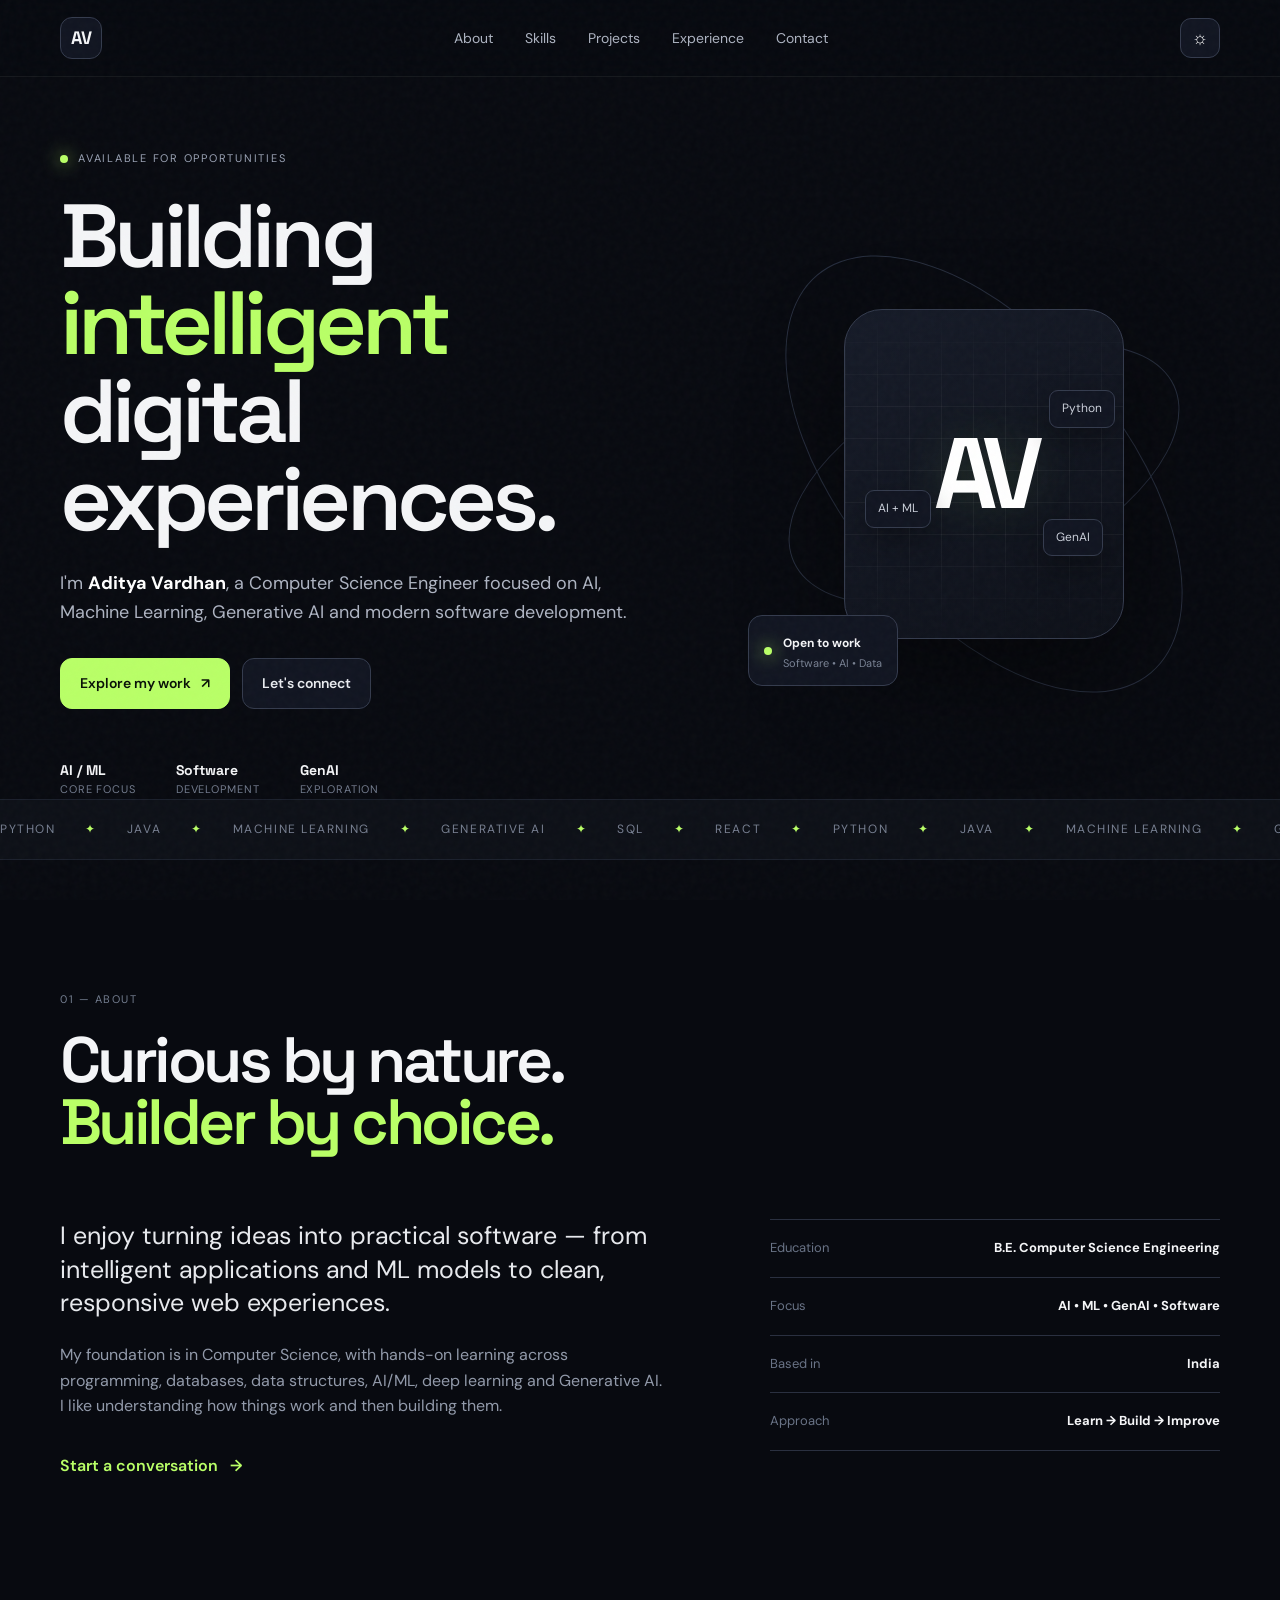
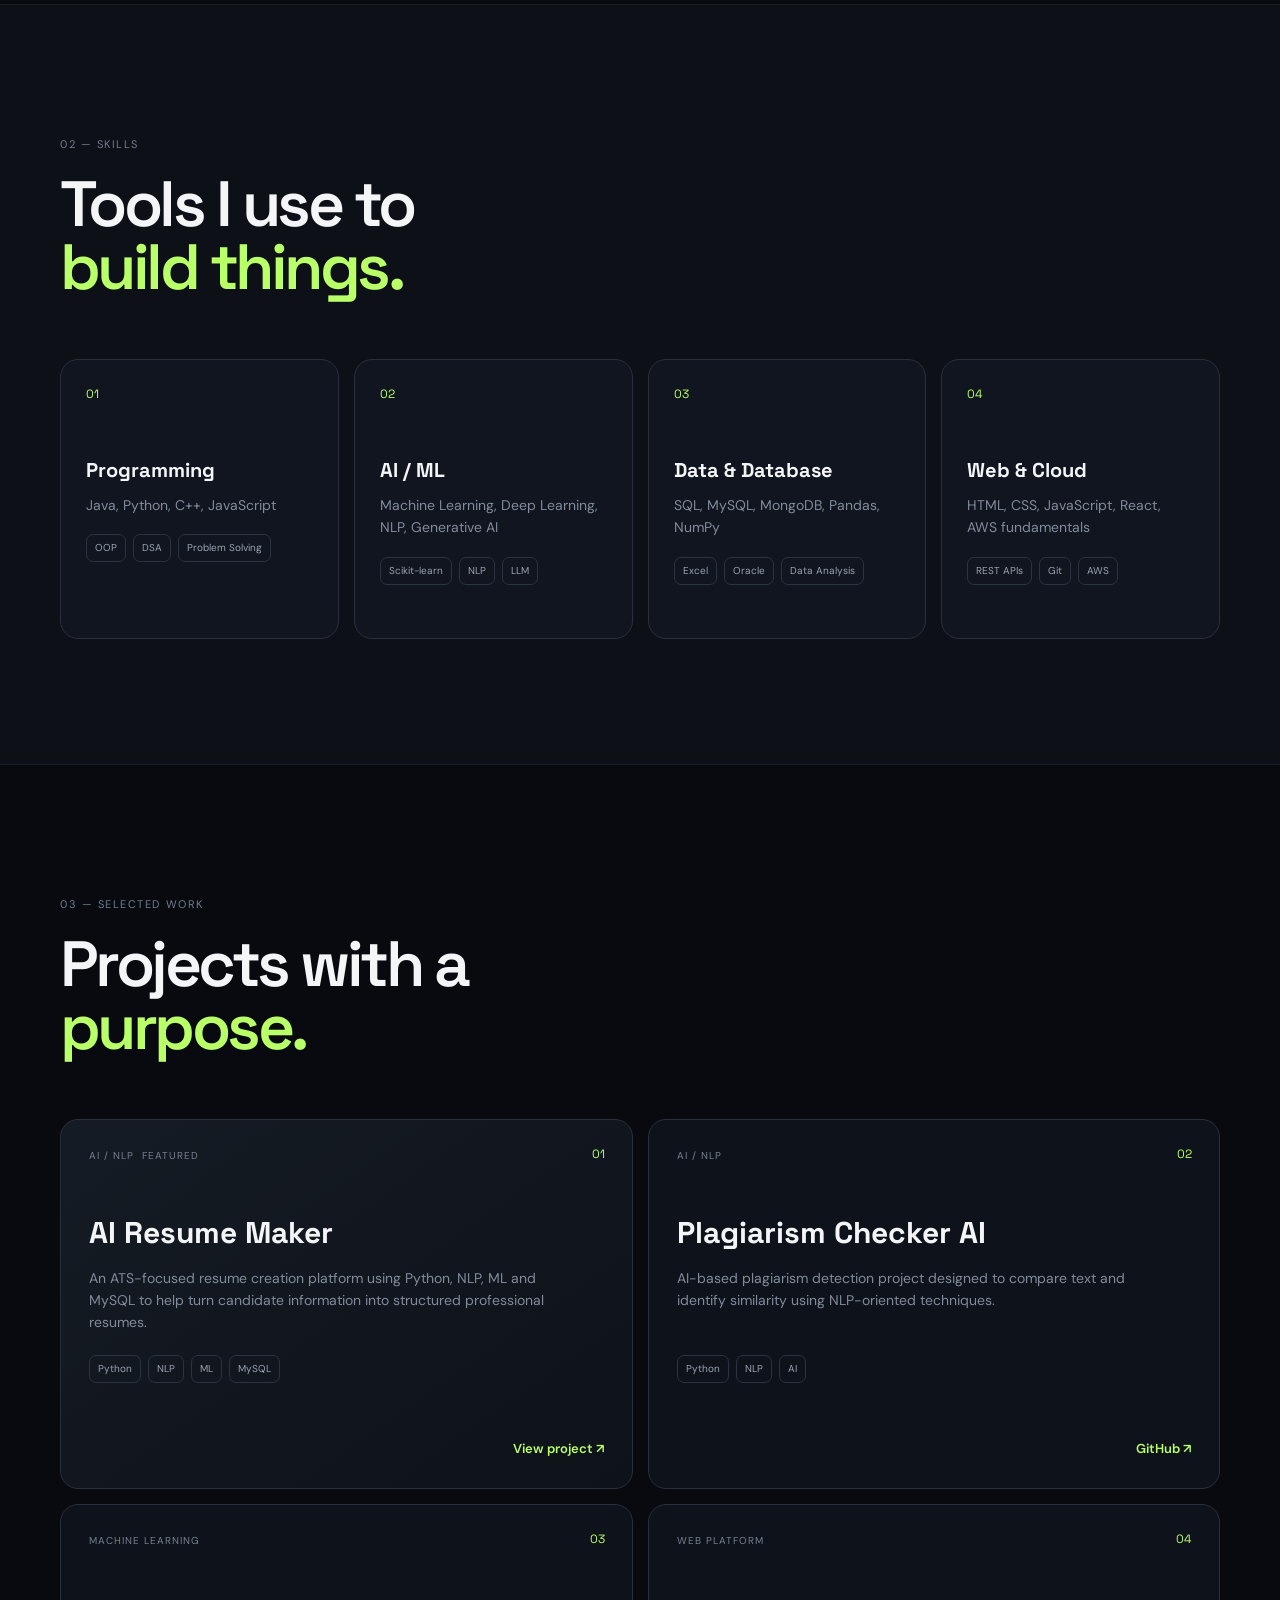
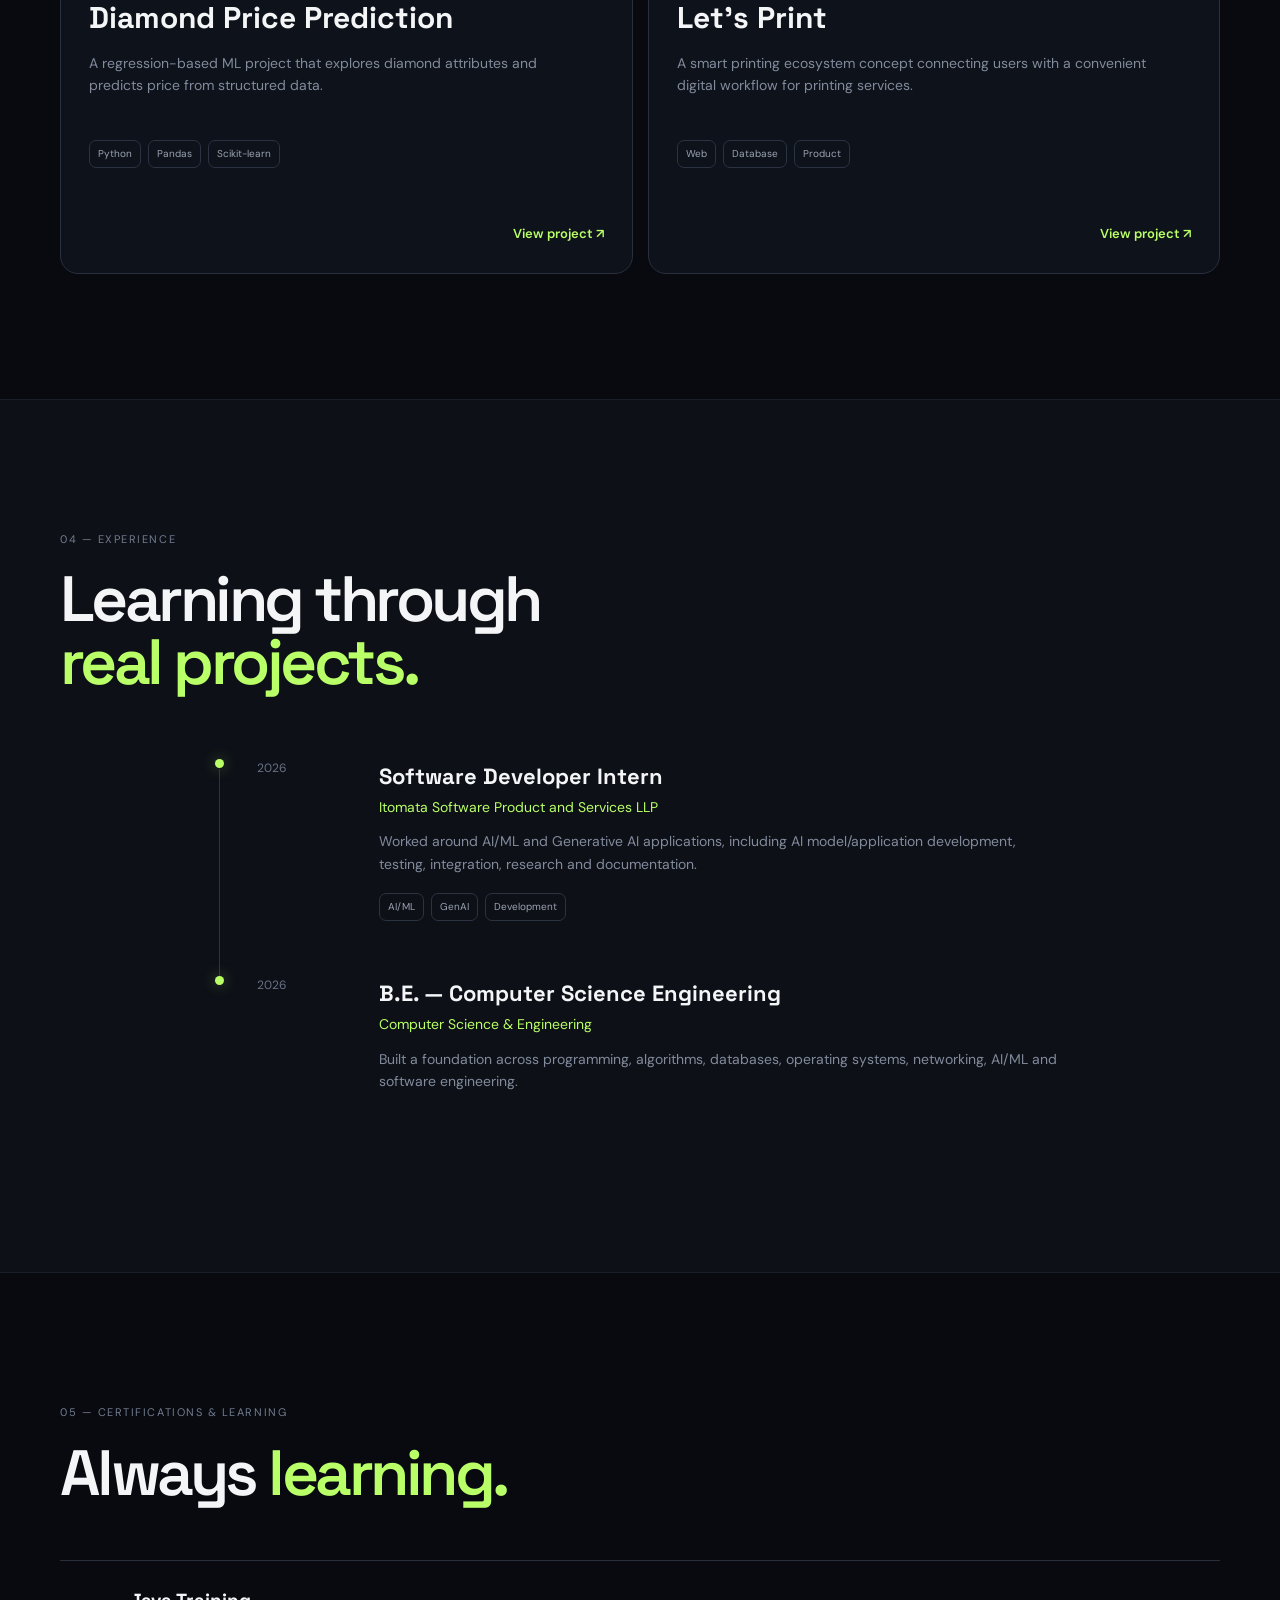
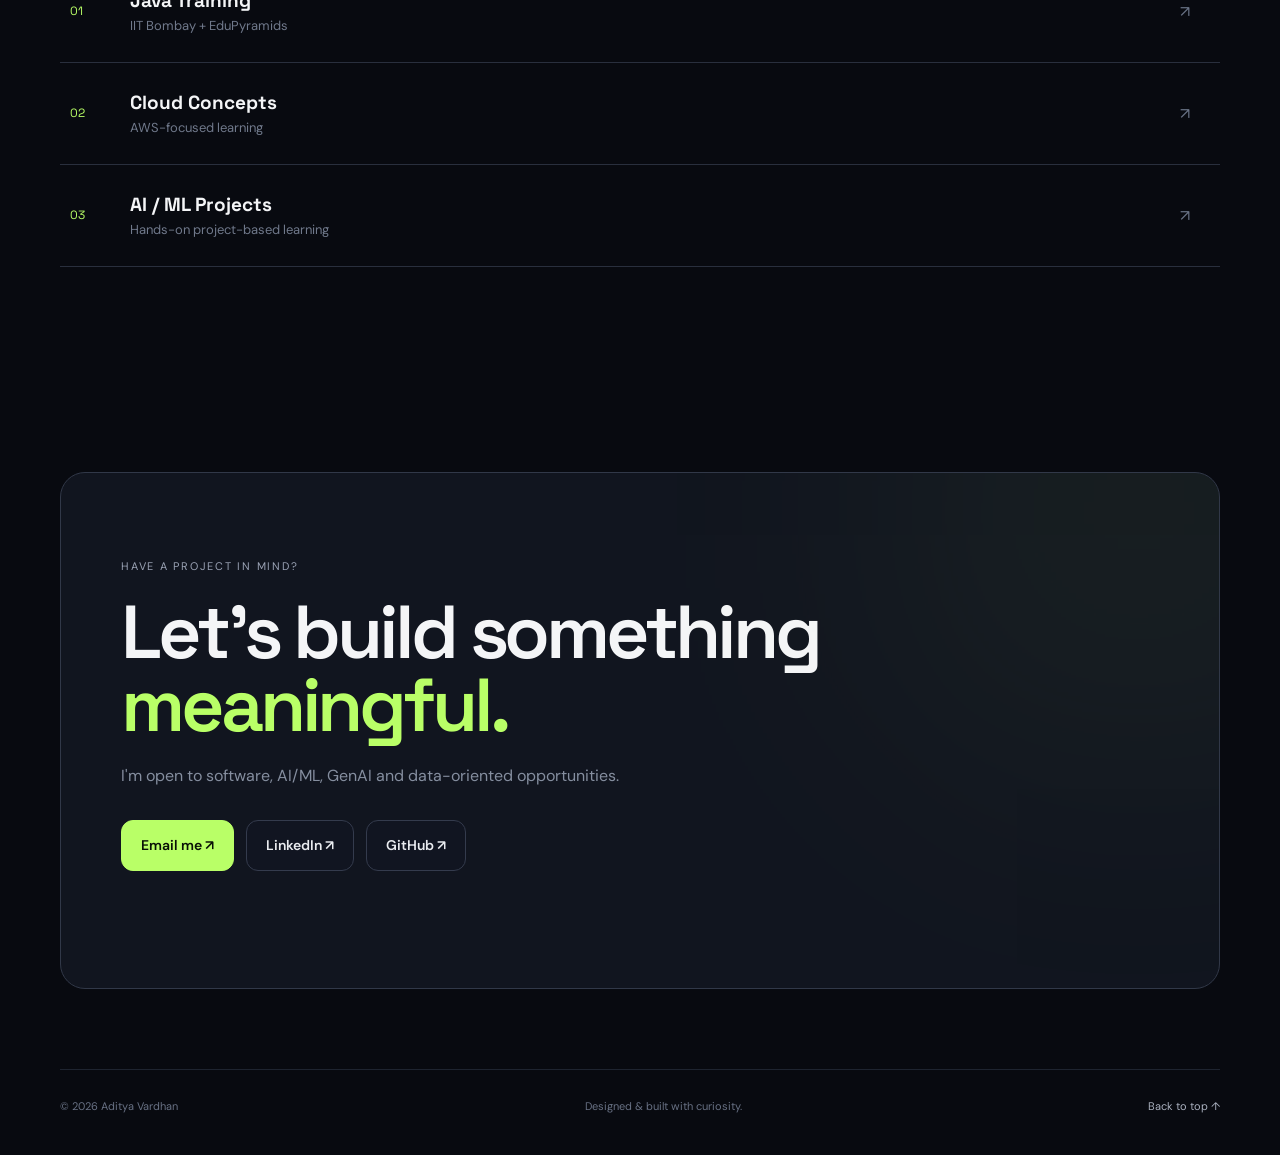
<file: index.html>
<!DOCTYPE html>
<html lang="en">
<head>
  <meta charset="UTF-8">
  <meta name="viewport" content="width=device-width, initial-scale=1.0">
  <meta name="description" content="Aditya Vardhan — Computer Science Engineer portfolio. AI, ML, GenAI, software development and data projects.">
  <meta name="theme-color" content="#0a0d16">
  <title>Aditya Vardhan | AI & Software Engineer</title>
  <link rel="preconnect" href="https://fonts.googleapis.com">
  <link rel="preconnect" href="https://fonts.gstatic.com" crossorigin>
  <link href="https://fonts.googleapis.com/css2?family=DM+Sans:wght@400;500;600;700&family=Space+Grotesk:wght@400;500;600;700&display=swap" rel="stylesheet">
  <link rel="stylesheet" href="style.css">
</head>
<body>
  <div class="noise"></div>
  <header class="site-header" id="top">
    <nav class="nav container">
      <a class="logo" href="#top" aria-label="Aditya Vardhan home"><span>AV</span></a>
      <button class="menu-toggle" aria-label="Open menu" aria-expanded="false"><span></span><span></span></button>
      <div class="nav-links">
        <a href="#about">About</a><a href="#skills">Skills</a><a href="#projects">Projects</a>
        <a href="#experience">Experience</a><a href="#contact">Contact</a>
      </div>
      <button class="theme-toggle" aria-label="Toggle theme" title="Toggle theme">☼</button>
    </nav>
  </header>

  <main>
    <section class="hero container">
      <div class="hero-copy reveal">
        <div class="eyebrow"><span class="pulse"></span> Available for opportunities</div>
        <h1>Building <span>intelligent</span><br>digital experiences.</h1>
        <p class="hero-text">I'm <strong>Aditya Vardhan</strong>, a Computer Science Engineer focused on AI, Machine Learning, Generative AI and modern software development.</p>
        <div class="hero-actions">
          <a class="btn primary" href="#projects">Explore my work <span>↗</span></a>
          <a class="btn secondary" href="#contact">Let's connect</a>
        </div>
        <div class="hero-meta">
          <div><b>AI / ML</b><span>Core focus</span></div>
          <div><b>Software</b><span>Development</span></div>
          <div><b>GenAI</b><span>Exploration</span></div>
        </div>
      </div>
      <div class="hero-visual reveal">
        <div class="orbit orbit-one"></div><div class="orbit orbit-two"></div>
        <div class="avatar-card">
          <div class="avatar-grid"></div>
          <div class="avatar-initials">AV</div>
          <div class="floating-tag tag-one">Python</div>
          <div class="floating-tag tag-two">AI + ML</div>
          <div class="floating-tag tag-three">GenAI</div>
        </div>
        <div class="status-card"><span class="status-dot"></span><div><b>Open to work</b><small>Software • AI • Data</small></div></div>
      </div>
    </section>

    <section class="marquee-wrap" aria-label="Technologies">
      <div class="marquee"><span>PYTHON</span><i>✦</i><span>JAVA</span><i>✦</i><span>MACHINE LEARNING</span><i>✦</i><span>GENERATIVE AI</span><i>✦</i><span>SQL</span><i>✦</i><span>REACT</span><i>✦</i><span>PYTHON</span><i>✦</i><span>JAVA</span><i>✦</i><span>MACHINE LEARNING</span><i>✦</i><span>GENERATIVE AI</span></div>
    </section>

    <section class="section container" id="about">
      <div class="section-head reveal"><span>01 — About</span><h2>Curious by nature.<br><em>Builder by choice.</em></h2></div>
      <div class="about-grid">
        <div class="about-main reveal"><p class="lead">I enjoy turning ideas into practical software — from intelligent applications and ML models to clean, responsive web experiences.</p><p>My foundation is in Computer Science, with hands-on learning across programming, databases, data structures, AI/ML, deep learning and Generative AI. I like understanding how things work and then building them.</p><a class="text-link" href="#contact">Start a conversation <span>→</span></a></div>
        <div class="fact-list reveal">
          <div><span>Education</span><b>B.E. Computer Science Engineering</b></div>
          <div><span>Focus</span><b>AI • ML • GenAI • Software</b></div>
          <div><span>Based in</span><b>India</b></div>
          <div><span>Approach</span><b>Learn → Build → Improve</b></div>
        </div>
      </div>
    </section>

    <section class="section section-alt" id="skills">
      <div class="container">
        <div class="section-head reveal"><span>02 — Skills</span><h2>Tools I use to<br><em>build things.</em></h2></div>
        <div class="skills-grid">
          <article class="skill-card reveal"><div class="skill-icon">01</div><h3>Programming</h3><p>Java, Python, C++, JavaScript</p><div class="chips"><span>OOP</span><span>DSA</span><span>Problem Solving</span></div></article>
          <article class="skill-card reveal"><div class="skill-icon">02</div><h3>AI / ML</h3><p>Machine Learning, Deep Learning, NLP, Generative AI</p><div class="chips"><span>Scikit-learn</span><span>NLP</span><span>LLM</span></div></article>
          <article class="skill-card reveal"><div class="skill-icon">03</div><h3>Data & Database</h3><p>SQL, MySQL, MongoDB, Pandas, NumPy</p><div class="chips"><span>Excel</span><span>Oracle</span><span>Data Analysis</span></div></article>
          <article class="skill-card reveal"><div class="skill-icon">04</div><h3>Web & Cloud</h3><p>HTML, CSS, JavaScript, React, AWS fundamentals</p><div class="chips"><span>REST APIs</span><span>Git</span><span>AWS</span></div></article>
        </div>
      </div>
    </section>

    <section class="section container" id="projects">
      <div class="section-head reveal"><span>03 — Selected work</span><h2>Projects with a<br><em>purpose.</em></h2></div>
      <div class="projects-grid">
        <article class="project featured reveal"><div class="project-number">01</div><div class="project-top"><span>AI / NLP</span><span>Featured</span></div><h3>AI Resume Maker</h3><p>An ATS-focused resume creation platform using Python, NLP, ML and MySQL to help turn candidate information into structured professional resumes.</p><div class="project-tags"><span>Python</span><span>NLP</span><span>ML</span><span>MySQL</span></div><a href="#" class="project-link" data-toast="Add your live project URL here.">View project ↗</a></article>
        <article class="project reveal"><div class="project-number">02</div><div class="project-top"><span>AI / NLP</span></div><h3>Plagiarism Checker AI</h3><p>AI-based plagiarism detection project designed to compare text and identify similarity using NLP-oriented techniques.</p><div class="project-tags"><span>Python</span><span>NLP</span><span>AI</span></div><a href="https://github.com/adityavardhan20/Plagiarism-checker-AI" target="_blank" rel="noopener" class="project-link">GitHub ↗</a></article>
        <article class="project reveal"><div class="project-number">03</div><div class="project-top"><span>Machine Learning</span></div><h3>Diamond Price Prediction</h3><p>A regression-based ML project that explores diamond attributes and predicts price from structured data.</p><div class="project-tags"><span>Python</span><span>Pandas</span><span>Scikit-learn</span></div><a href="#" class="project-link" data-toast="Add your repository URL here.">View project ↗</a></article>
        <article class="project reveal"><div class="project-number">04</div><div class="project-top"><span>Web Platform</span></div><h3>Let's Print</h3><p>A smart printing ecosystem concept connecting users with a convenient digital workflow for printing services.</p><div class="project-tags"><span>Web</span><span>Database</span><span>Product</span></div><a href="#" class="project-link" data-toast="Add your live project URL here.">View project ↗</a></article>
      </div>
    </section>

    <section class="section section-alt" id="experience">
      <div class="container">
        <div class="section-head reveal"><span>04 — Experience</span><h2>Learning through<br><em>real projects.</em></h2></div>
        <div class="timeline">
          <div class="timeline-item reveal"><div class="timeline-dot"></div><div class="timeline-date">2026</div><div><h3>Software Developer Intern</h3><p class="company">Itomata Software Product and Services LLP</p><p>Worked around AI/ML and Generative AI applications, including AI model/application development, testing, integration, research and documentation.</p><div class="chips"><span>AI/ML</span><span>GenAI</span><span>Development</span></div></div></div>
          <div class="timeline-item reveal"><div class="timeline-dot"></div><div class="timeline-date">2026</div><div><h3>B.E. — Computer Science Engineering</h3><p class="company">Computer Science & Engineering</p><p>Built a foundation across programming, algorithms, databases, operating systems, networking, AI/ML and software engineering.</p></div></div>
        </div>
      </div>
    </section>

    <section class="section container" id="certifications">
      <div class="section-head reveal"><span>05 — Certifications & learning</span><h2>Always <em>learning.</em></h2></div>
      <div class="cert-grid">
        <div class="cert reveal"><span class="cert-no">01</span><div><h3>Java Training</h3><p>IIT Bombay + EduPyramids</p></div><span class="arrow">↗</span></div>
        <div class="cert reveal"><span class="cert-no">02</span><div><h3>Cloud Concepts</h3><p>AWS-focused learning</p></div><span class="arrow">↗</span></div>
        <div class="cert reveal"><span class="cert-no">03</span><div><h3>AI / ML Projects</h3><p>Hands-on project-based learning</p></div><span class="arrow">↗</span></div>
      </div>
    </section>

    <section class="cta container reveal" id="contact">
      <div class="cta-glow"></div><span class="eyebrow">Have a project in mind?</span><h2>Let's build something<br><em>meaningful.</em></h2><p>I'm open to software, AI/ML, GenAI and data-oriented opportunities.</p>
      <div class="contact-actions"><a class="btn primary" href="adityavardhan571@gmail.com">Email me ↗</a><a class="btn secondary" href="https://www.linkedin.com/in/aditya-vardhan-8b511231b/" target="_blank" rel="noopener">LinkedIn ↗</a><a class="btn secondary" href="https://github.com/adityavardhan20" target="_blank" rel="noopener">GitHub ↗</a></div>
    </section>
  </main>

  <footer class="footer container"><span>© <span id="year"></span> Aditya Vardhan</span><span>Designed & built with curiosity.</span><a href="#top">Back to top ↑</a></footer>   
  <div class="toast" id="toast"></div>
  <script src="script.js"></script>
</body>
</html>
</file>
<file: style.css>
*{box-sizing:border-box;margin:0;padding:0}html{scroll-behavior:smooth}body{font-family:"DM Sans",sans-serif;background:#080a10;color:#f4f5f7;line-height:1.6;overflow-x:hidden}.noise{position:fixed;inset:0;pointer-events:none;opacity:.035;z-index:100;background-image:url("data:image/svg+xml,%3Csvg viewBox='0 0 180 180' xmlns='http://www.w3.org/2000/svg'%3E%3Cfilter id='n'%3E%3CfeTurbulence type='fractalNoise' baseFrequency='.8' numOctaves='3' stitchTiles='stitch'/%3E%3C/filter%3E%3Crect width='100%25' height='100%25' filter='url(%23n)' opacity='.8'/%3E%3C/svg%3E")}a{text-decoration:none;color:inherit}.container{width:min(1160px,calc(100% - 48px));margin:auto}.site-header{position:fixed;top:0;width:100%;z-index:50;background:rgba(8,10,16,.72);backdrop-filter:blur(18px);border-bottom:1px solid rgba(255,255,255,.06)}.nav{height:76px;display:flex;align-items:center;justify-content:space-between}.logo{font-family:"Space Grotesk";font-weight:700;font-size:18px}.logo span{display:grid;place-items:center;width:42px;height:42px;border:1px solid #343b4d;border-radius:12px;background:#111521}.nav-links{display:flex;gap:32px;font-size:14px;color:#aeb4c2}.nav-links a{transition:.25s}.nav-links a:hover{color:#fff}.theme-toggle{border:1px solid #343b4d;background:#111521;color:#fff;width:40px;height:40px;border-radius:11px;cursor:pointer;font-size:18px}.menu-toggle{display:none}.hero{min-height:760px;padding-top:150px;display:grid;grid-template-columns:1.15fr .85fr;align-items:center;gap:50px}.eyebrow{text-transform:uppercase;letter-spacing:.16em;font-size:11px;color:#9ba3b5;display:flex;align-items:center;gap:10px}.pulse,.status-dot{width:8px;height:8px;border-radius:50%;background:#b9ff67;display:inline-block;box-shadow:0 0 18px #b9ff67}.hero h1,.section-head h2,.cta h2{font-family:"Space Grotesk";font-weight:600;letter-spacing:-.055em;line-height:.98}.hero h1{font-size:clamp(52px,7vw,90px);margin:25px 0}.hero h1 span,.section-head em,.cta em{font-style:normal;color:#b9ff67}.hero-text{max-width:610px;color:#aeb4c2;font-size:18px}.hero-text strong{color:#fff}.hero-actions,.contact-actions{display:flex;gap:12px;margin:32px 0}.btn{display:inline-flex;align-items:center;justify-content:center;gap:10px;padding:13px 19px;border-radius:12px;font-weight:600;font-size:14px;border:1px solid #343b4d;transition:.25s}.btn.primary{background:#b9ff67;color:#081006;border-color:#b9ff67}.btn.primary:hover{transform:translateY(-2px);box-shadow:0 12px 35px rgba(185,255,103,.15)}.btn.secondary{background:#111521;color:#e9ebef}.btn.secondary:hover{background:#171c29;transform:translateY(-2px)}.hero-meta{display:flex;gap:40px;margin-top:50px}.hero-meta div{display:flex;flex-direction:column}.hero-meta b{font-family:"Space Grotesk";font-size:14px}.hero-meta span{font-size:11px;color:#727b8d;text-transform:uppercase;letter-spacing:.08em}.hero-visual{height:480px;position:relative;display:grid;place-items:center}.avatar-card{height:330px;width:280px;border:1px solid #343b4d;border-radius:38px;background:linear-gradient(145deg,#161b28,#0d1018);position:relative;display:grid;place-items:center;box-shadow:0 40px 100px rgba(0,0,0,.45);overflow:hidden}.avatar-grid{position:absolute;inset:0;background-image:linear-gradient(rgba(255,255,255,.045) 1px,transparent 1px),linear-gradient(90deg,rgba(255,255,255,.045) 1px,transparent 1px);background-size:32px 32px;mask-image:linear-gradient(to bottom,transparent,#000 30%,#000 70%,transparent)}.avatar-initials{font-family:"Space Grotesk";font-size:100px;font-weight:700;letter-spacing:-.1em;color:#fff;position:relative;text-shadow:0 0 50px rgba(185,255,103,.12)}.orbit{position:absolute;border:1px solid #272e3e;border-radius:50%;transform:rotate(-25deg)}.orbit-one{width:420px;height:210px}.orbit-two{width:520px;height:280px;transform:rotate(50deg)}.floating-tag{position:absolute;padding:8px 12px;border:1px solid #343b4d;border-radius:9px;background:#111521;font-size:12px;color:#c9ced8;box-shadow:0 12px 30px #0005}.tag-one{top:80px;right:8px}.tag-two{left:20px;top:180px}.tag-three{bottom:82px;right:20px}.status-card{position:absolute;bottom:28px;left:0;padding:13px 15px;background:#111521;border:1px solid #343b4d;border-radius:14px;display:flex;gap:11px;align-items:center}.status-card small{display:block;color:#798294;font-size:11px}.status-card b{font-size:12px}.marquee-wrap{overflow:hidden;border-block:1px solid #1b202c;background:#0d1017}.marquee{width:max-content;display:flex;align-items:center;gap:30px;padding:20px 0;animation:marquee 25s linear infinite;color:#777f91;font-size:12px;letter-spacing:.13em}.marquee i{color:#b9ff67;font-style:normal}@keyframes marquee{to{transform:translateX(-50%)}}.section{padding:125px 0}.section-alt{background:#0d1017;border-block:1px solid #181d28}.section-head>span{font-size:11px;letter-spacing:.14em;text-transform:uppercase;color:#737d8f}.section-head h2{font-size:clamp(42px,5vw,64px);margin-top:18px}.about-grid{display:grid;grid-template-columns:1.15fr .85fr;gap:100px;margin-top:65px}.about-main{max-width:650px}.about-main p{color:#929aaa;margin-bottom:22px}.about-main .lead{font-size:25px;color:#e7e9ed;line-height:1.35}.text-link{display:inline-flex;gap:12px;color:#b9ff67;font-weight:600;margin-top:12px}.fact-list{border-top:1px solid #2a3040}.fact-list>div{display:flex;justify-content:space-between;gap:20px;padding:18px 0;border-bottom:1px solid #2a3040;font-size:13px}.fact-list span{color:#697386}.fact-list b{text-align:right}.skills-grid{display:grid;grid-template-columns:repeat(4,1fr);gap:15px;margin-top:60px}.skill-card{border:1px solid #292f3d;background:#11151f;border-radius:18px;padding:25px;min-height:280px;transition:.3s}.skill-card:hover,.project:hover{transform:translateY(-5px);border-color:#485167}.skill-icon,.project-number,.cert-no{font-family:"Space Grotesk";color:#b9ff67;font-size:12px}.skill-card h3{font-family:"Space Grotesk";font-size:20px;margin:50px 0 8px}.skill-card p,.project p,.timeline-item p{color:#828b9c;font-size:14px}.chips,.project-tags{display:flex;flex-wrap:wrap;gap:7px;margin-top:18px}.chips span,.project-tags span{border:1px solid #2b3241;border-radius:7px;padding:5px 8px;color:#9ba3b3;font-size:10px}.projects-grid{display:grid;grid-template-columns:1fr 1fr;gap:15px;margin-top:60px}.project{position:relative;border:1px solid #292f3d;background:#0e121a;border-radius:18px;padding:28px;min-height:370px;transition:.3s}.project.featured{background:linear-gradient(145deg,#151b24,#0e1219)}.project-number{position:absolute;top:25px;right:27px}.project-top{display:flex;gap:8px;color:#788193;font-size:10px;text-transform:uppercase;letter-spacing:.1em}.project h3{font-family:"Space Grotesk";font-size:30px;margin:45px 0 10px}.project p{max-width:490px;min-height:70px}.project-link{position:absolute;bottom:28px;right:28px;color:#b9ff67;font-size:13px;font-weight:600}.timeline{max-width:850px;margin:65px auto 0}.timeline-item{display:grid;grid-template-columns:20px 100px 1fr;gap:22px;padding:0 0 55px;position:relative}.timeline-item:not(:last-child):before{content:"";position:absolute;left:4px;top:10px;height:calc(100% - 10px);width:1px;background:#2c3342}.timeline-dot{width:9px;height:9px;border-radius:50%;background:#b9ff67;box-shadow:0 0 15px rgba(185,255,103,.4);position:relative;z-index:2}.timeline-date{font-size:12px;color:#687286}.timeline-item h3{font-family:"Space Grotesk";font-size:22px}.timeline-item .company{color:#b9ff67;margin:2px 0 12px}.cert-grid{display:grid;gap:0;margin-top:55px;border-top:1px solid #292f3d}.cert{display:grid;grid-template-columns:60px 1fr 30px;align-items:center;padding:25px 10px;border-bottom:1px solid #292f3d}.cert h3{font-family:"Space Grotesk";font-size:19px}.cert p{color:#70798b;font-size:13px}.arrow{color:#697386}.cta{position:relative;margin-top:80px;margin-bottom:80px;padding:85px 60px;border:1px solid #313848;border-radius:25px;overflow:hidden;background:#11151f}.cta-glow{position:absolute;width:400px;height:400px;background:#b9ff67;filter:blur(150px);opacity:.07;right:-120px;top:-160px}.cta h2{font-size:clamp(48px,6vw,75px);margin:20px 0}.cta p{color:#858e9f}.footer{border-top:1px solid #1e2430;padding:28px 0 40px;display:flex;justify-content:space-between;color:#687184;font-size:11px}.footer a{color:#aab1bf}.toast{position:fixed;bottom:25px;left:50%;transform:translate(-50%,30px);opacity:0;background:#f2f4f7;color:#0b0e14;padding:12px 17px;border-radius:10px;font-size:12px;z-index:200;transition:.3s}.toast.show{opacity:1;transform:translate(-50%,0)}.reveal{opacity:0;transform:translateY(25px);transition:opacity .7s ease,transform .7s ease}.reveal.visible{opacity:1;transform:none}@media(max-width:900px){.nav-links{gap:16px}.hero{grid-template-columns:1fr;padding-top:130px}.hero-visual{height:400px}.skills-grid{grid-template-columns:1fr 1fr}.about-grid{gap:50px}.cta{padding:65px 35px}}@media(max-width:680px){.container{width:min(100% - 30px,1160px)}.nav{height:68px}.menu-toggle{display:flex;flex-direction:column;gap:5px;border:0;background:none}.menu-toggle span{width:24px;height:2px;background:#fff}.nav-links{position:absolute;top:68px;left:15px;right:15px;background:#11151f;border:1px solid #2a3040;border-radius:14px;padding:15px;display:none;flex-direction:column}.nav-links.open{display:flex}.theme-toggle{display:none}.hero{min-height:auto;padding:125px 0 90px}.hero h1{font-size:53px}.hero-text{font-size:16px}.hero-meta{gap:22px;margin-top:38px}.hero-visual{height:390px}.avatar-card{width:235px;height:290px}.orbit-one{width:350px}.orbit-two{width:430px}.status-card{left:5px}.section{padding:90px 0}.about-grid,.projects-grid{grid-template-columns:1fr}.skills-grid{grid-template-columns:1fr}.section-head h2{font-size:43px}.project{min-height:350px}.timeline-item{grid-template-columns:15px 65px 1fr;gap:12px}.cta{padding:55px 25px;margin-top:30px}.contact-actions{flex-wrap:wrap}.footer{flex-direction:column;gap:10px}}
body.light{background:#f4f5f7;color:#10131a}.light .site-header{background:rgba(244,245,247,.82);border-color:#dfe2e8}.light .logo span,.light .theme-toggle,.light .btn.secondary,.light .status-card,.light .floating-tag,.light .skill-card,.light .project,.light .cta{background:#fff;border-color:#d9dde5;color:#171a21}.light .nav-links a,.light .hero-text,.light .about-main p,.light .skill-card p,.light .project p,.light .timeline-item p,.light .cert p{color:#5e6675}.light .section-alt,.light .marquee-wrap{background:#e9ebef;border-color:#d9dde5}.light .fact-list,.light .fact-list>div,.light .cert-grid,.light .cert,.light .footer{border-color:#d5d9e1}.light .avatar-card{background:linear-gradient(145deg,#fff,#e9ecf2);border-color:#d4d9e2}.light .hero h1{color:#111}.light .hero h1 span,.light .section-head em,.light .cta em{color:#5d940f}.light .btn.primary{background:#8bc83d;border-color:#8bc83d}.light .marquee{color:#7b8390}.light .noise{opacity:.02}
</file>
